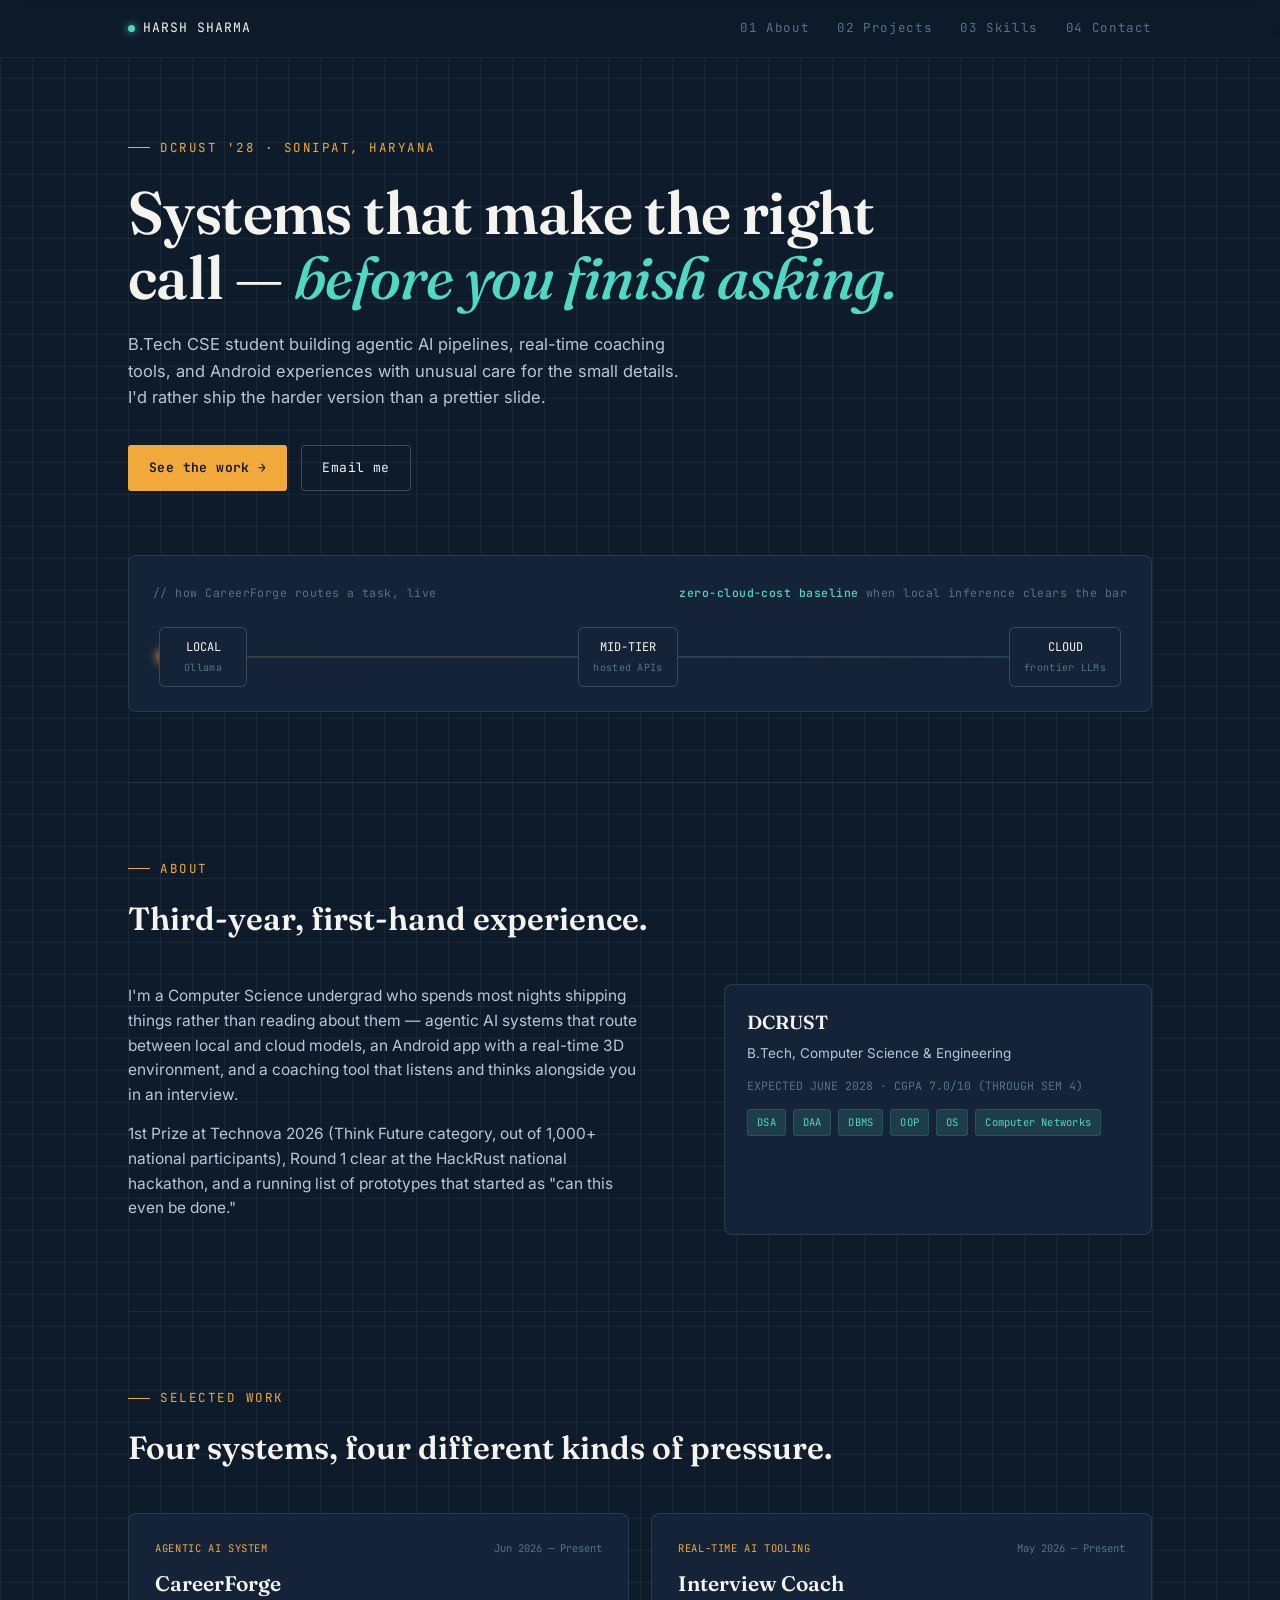
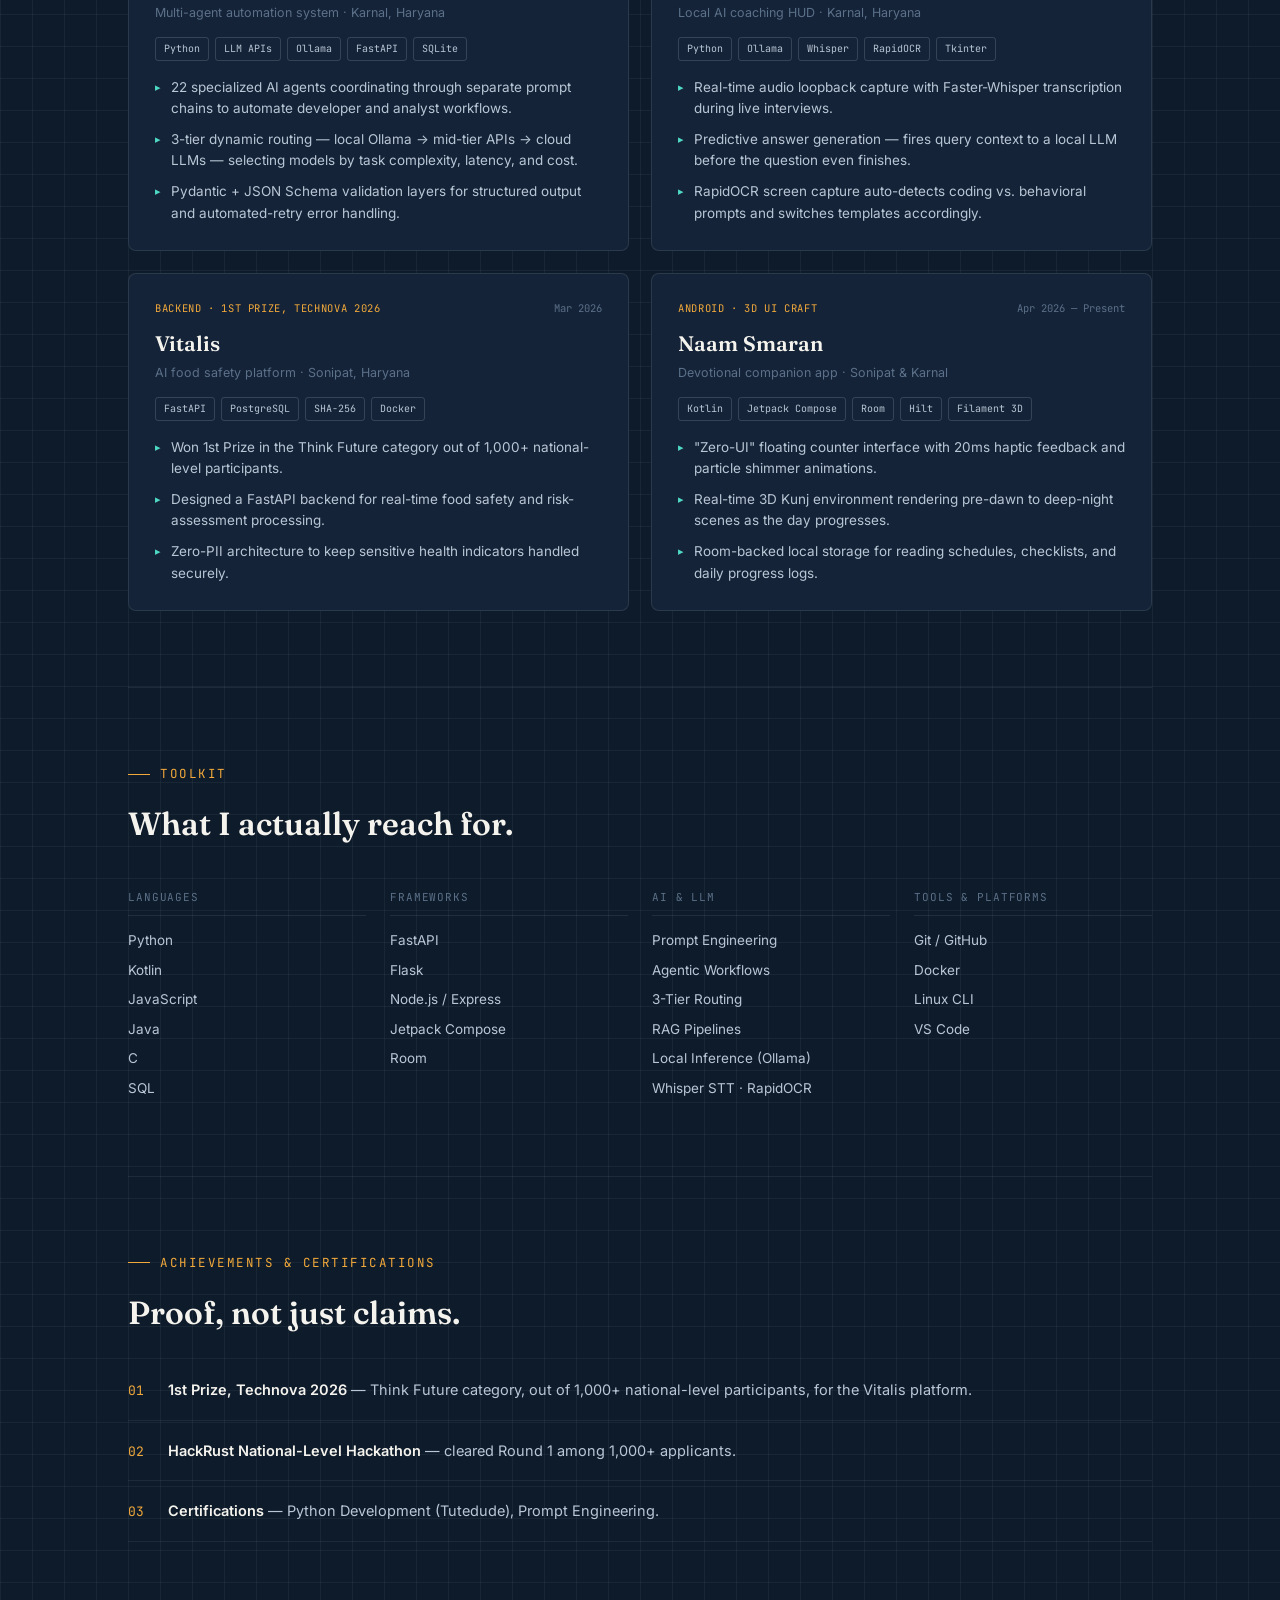
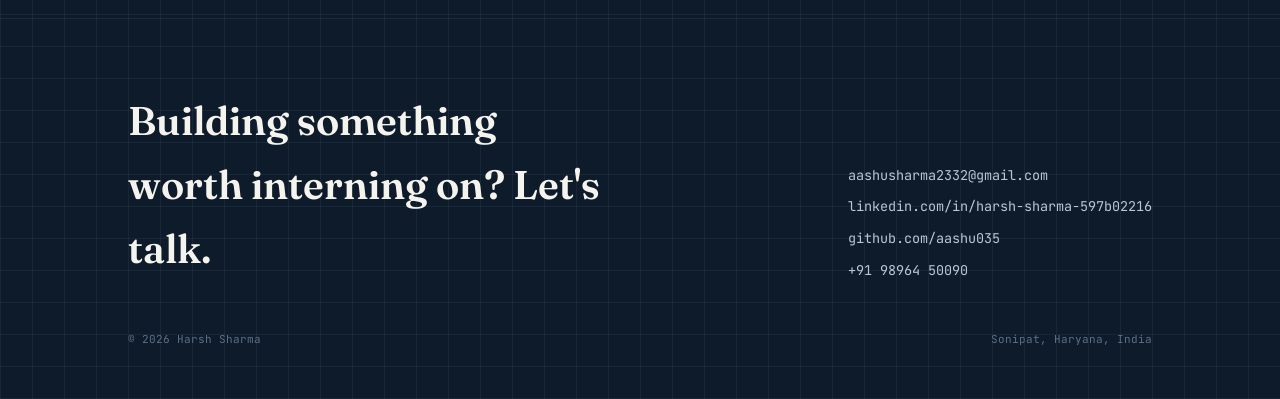
<file: index.html>
<!DOCTYPE html>
<html lang="en">
<head>
<meta charset="UTF-8">
<meta name="viewport" content="width=device-width, initial-scale=1.0">
<title>Harsh Sharma — Portfolio</title>
<link rel="preconnect" href="https://fonts.googleapis.com">
<link rel="preconnect" href="https://fonts.gstatic.com" crossorigin>
<link href="https://fonts.googleapis.com/css2?family=Fraunces:opsz,wght@9..144,300;9..144,500;9..144,600;9..144,700&family=JetBrains+Mono:wght@400;500;600&family=Inter:wght@400;500;600&display=swap" rel="stylesheet">
<style>
  :root{
    --ink:#0E1B2A;
    --ink-2:#142337;
    --ink-3:#0B1522;
    --grid-line: rgba(201,214,227,0.06);
    --paper:#C9D6E3;
    --text-hi:#F5F3EE;
    --text-body:#B9C6D6;
    --text-dim:#5B7089;
    --amber:#F2A93B;
    --amber-dim: rgba(242,169,59,0.15);
    --teal:#4FD8C4;
    --teal-dim: rgba(79,216,196,0.15);
    --font-display:'Fraunces', serif;
    --font-mono:'JetBrains Mono', monospace;
    --font-body:'Inter', sans-serif;
    --maxw: 1080px;
  }
  *{box-sizing:border-box; margin:0; padding:0;}
  html{scroll-behavior:smooth;}
  body{
    background:
      repeating-linear-gradient(0deg, var(--grid-line) 0px, var(--grid-line) 1px, transparent 1px, transparent 32px),
      repeating-linear-gradient(90deg, var(--grid-line) 0px, var(--grid-line) 1px, transparent 1px, transparent 32px),
      var(--ink);
    color:var(--text-body);
    font-family:var(--font-body);
    line-height:1.6;
    -webkit-font-smoothing:antialiased;
  }
  a{color:inherit; text-decoration:none;}
  :focus-visible{outline:2px solid var(--amber); outline-offset:3px; border-radius:2px;}
  .wrap{max-width:var(--maxw); margin:0 auto; padding:0 28px;}
  ::selection{background:var(--amber); color:var(--ink);}

  /* ---------- NAV ---------- */
  header.nav{
    position:sticky; top:0; z-index:50;
    background:rgba(14,27,42,0.85);
    backdrop-filter: blur(10px);
    border-bottom:1px solid rgba(201,214,227,0.08);
  }
  .nav-inner{
    max-width:var(--maxw); margin:0 auto; padding:18px 28px;
    display:flex; align-items:center; justify-content:space-between;
  }
  .nav-mark{
    font-family:var(--font-mono); font-size:13px; letter-spacing:0.08em;
    color:var(--text-hi); display:flex; align-items:center; gap:8px;
  }
  .nav-mark .dot{width:7px; height:7px; border-radius:50%; background:var(--teal); box-shadow:0 0 8px var(--teal);}
  .nav-links{display:flex; gap:28px; font-family:var(--font-mono); font-size:12.5px; letter-spacing:0.05em;}
  .nav-links a{color:var(--text-dim); transition:color .2s;}
  .nav-links a:hover{color:var(--amber);}
  @media (max-width:640px){ .nav-links{gap:16px;} .nav-links span.lbl{display:none;} }

  /* ---------- HERO ---------- */
  .hero{padding:100px 0 70px;}
  .eyebrow{
    font-family:var(--font-mono); font-size:12.5px; letter-spacing:0.12em;
    color:var(--amber); margin-bottom:22px; display:flex; align-items:center; gap:10px;
  }
  .eyebrow::before{content:''; width:22px; height:1px; background:var(--amber);}
  h1.headline{
    font-family:var(--font-display); font-weight:600; font-optical-sizing:auto;
    font-size:clamp(34px, 5.4vw, 60px); line-height:1.08; letter-spacing:-0.01em;
    color:var(--text-hi); max-width:820px;
  }
  .headline em{font-style:italic; color:var(--teal); font-weight:500;}
  .sub{
    margin-top:22px; max-width:560px; font-size:16.5px; color:var(--text-body);
  }
  .hero-cta{display:flex; gap:14px; margin-top:34px; flex-wrap:wrap;}
  .btn{
    font-family:var(--font-mono); font-size:13px; letter-spacing:0.03em;
    padding:12px 20px; border-radius:3px; border:1px solid transparent;
    display:inline-flex; align-items:center; gap:8px; transition:all .2s;
  }
  .btn-primary{background:var(--amber); color:var(--ink-3); font-weight:600;}
  .btn-primary:hover{background:#ffc266;}
  .btn-ghost{border-color:rgba(201,214,227,0.25); color:var(--text-hi);}
  .btn-ghost:hover{border-color:var(--teal); color:var(--teal);}

  /* ---------- ROUTING DIAGRAM (signature element) ---------- */
  .diagram{
    margin-top:64px; border:1px solid rgba(201,214,227,0.12); border-radius:8px;
    background:var(--ink-2); padding:28px 24px 22px;
  }
  .diagram-cap{
    font-family:var(--font-mono); font-size:11.5px; color:var(--text-dim); letter-spacing:0.04em;
    margin-bottom:22px; display:flex; justify-content:space-between; flex-wrap:wrap; gap:6px;
  }
  .diagram-cap b{color:var(--teal); font-weight:500;}
  .route-track{
    position:relative; display:flex; justify-content:space-between; align-items:center;
    height:64px; margin:0 6px;
  }
  .route-line{
    position:absolute; top:50%; left:6%; right:6%; height:1px;
    background:linear-gradient(90deg, var(--amber), var(--teal));
    opacity:0.35; transform:translateY(-50%);
  }
  .node{
    position:relative; z-index:2; background:var(--ink-2);
    border:1px solid rgba(201,214,227,0.2); border-radius:6px;
    padding:10px 14px; font-family:var(--font-mono); font-size:12px; text-align:center;
    color:var(--text-hi); min-width:88px;
  }
  .node small{display:block; color:var(--text-dim); font-size:10px; margin-top:3px; letter-spacing:0.03em;}
  .pulse{
    position:absolute; top:50%; width:9px; height:9px; margin-top:-4.5px;
    border-radius:50%; background:var(--amber); box-shadow:0 0 10px 2px var(--amber);
    animation: travel 4.5s ease-in-out infinite;
  }
  @keyframes travel{
    0%{left:6%; background:var(--amber); box-shadow:0 0 10px 2px var(--amber);}
    45%{left:50%; background:var(--teal); box-shadow:0 0 10px 2px var(--teal); transform:translateX(-50%);}
    50%{left:50%; transform:translateX(-50%);}
    95%{left:94%; background:var(--amber); box-shadow:0 0 10px 2px var(--amber); transform:translateX(-100%);}
    100%{left:94%; transform:translateX(-100%);}
  }
  @media (prefers-reduced-motion: reduce){ .pulse{animation:none; left:50%; transform:translateX(-50%);} }

  /* ---------- SECTIONS ---------- */
  section{padding:76px 0;}
  .section-head{margin-bottom:40px;}
  .section-head .eyebrow{margin-bottom:14px;}
  h2.section-title{
    font-family:var(--font-display); font-weight:600; font-size:clamp(24px,3vw,32px);
    color:var(--text-hi);
  }
  .divider{border:none; border-top:1px solid rgba(201,214,227,0.08);}

  /* about */
  .about-grid{display:grid; grid-template-columns:1.3fr 1fr; gap:40px;}
  @media (max-width:800px){.about-grid{grid-template-columns:1fr;}}
  .about-text p{font-size:15.5px; max-width:520px; margin-bottom:14px;}
  .edu-card{
    border:1px solid rgba(201,214,227,0.12); background:var(--ink-2); border-radius:8px; padding:22px;
  }
  .edu-card .school{font-family:var(--font-display); font-size:19px; color:var(--text-hi); font-weight:600;}
  .edu-card .deg{font-size:13.5px; margin-top:6px; color:var(--text-body);}
  .edu-card .meta{font-family:var(--font-mono); font-size:11.5px; color:var(--text-dim); margin-top:12px;}
  .tags{display:flex; flex-wrap:wrap; gap:7px; margin-top:14px;}
  .tag{
    font-family:var(--font-mono); font-size:10.5px; color:var(--teal);
    border:1px solid var(--teal-dim); background:var(--teal-dim);
    padding:4px 9px; border-radius:3px; letter-spacing:0.02em;
  }

  /* projects */
  .proj-grid{display:grid; grid-template-columns:1fr 1fr; gap:22px;}
  @media (max-width:800px){.proj-grid{grid-template-columns:1fr;}}
  .proj-card{
    border:1px solid rgba(201,214,227,0.12); background:var(--ink-2); border-radius:8px;
    padding:26px; display:flex; flex-direction:column; transition:border-color .2s, transform .2s;
  }
  .proj-card:hover{border-color:rgba(242,169,59,0.4); transform:translateY(-2px);}
  .proj-top{display:flex; justify-content:space-between; align-items:flex-start; gap:10px;}
  .proj-cat{font-family:var(--font-mono); font-size:10.5px; color:var(--amber); letter-spacing:0.06em;}
  .proj-date{font-family:var(--font-mono); font-size:10.5px; color:var(--text-dim); white-space:nowrap;}
  .proj-title{font-family:var(--font-display); font-size:21px; font-weight:600; color:var(--text-hi); margin-top:10px;}
  .proj-loc{font-size:12.5px; color:var(--text-dim); margin-top:2px;}
  .proj-stack{display:flex; flex-wrap:wrap; gap:6px; margin:14px 0 16px;}
  .stack-chip{font-family:var(--font-mono); font-size:10px; color:var(--text-body); border:1px solid rgba(201,214,227,0.18); padding:3px 8px; border-radius:3px;}
  .proj-list{list-style:none; font-size:13.5px; color:var(--text-body); display:flex; flex-direction:column; gap:9px;}
  .proj-list li{padding-left:16px; position:relative;}
  .proj-list li::before{content:'▸'; position:absolute; left:0; color:var(--teal); font-size:11px; top:2px;}

  /* skills */
  .skills-grid{display:grid; grid-template-columns:repeat(4,1fr); gap:24px;}
  @media (max-width:900px){.skills-grid{grid-template-columns:repeat(2,1fr);}}
  @media (max-width:520px){.skills-grid{grid-template-columns:1fr;}}
  .skill-col .skill-head{font-family:var(--font-mono); font-size:11px; color:var(--text-dim); letter-spacing:0.08em; margin-bottom:14px; padding-bottom:8px; border-bottom:1px solid rgba(201,214,227,0.1);}
  .skill-col ul{list-style:none; display:flex; flex-direction:column; gap:8px;}
  .skill-col li{font-size:13.5px; color:var(--text-body);}

  /* achievements */
  .ach-list{display:flex; flex-direction:column; gap:0;}
  .ach-item{
    display:flex; gap:20px; align-items:baseline; padding:18px 0;
    border-bottom:1px solid rgba(201,214,227,0.08);
  }
  .ach-item:first-child{padding-top:0;}
  .ach-mark{font-family:var(--font-mono); color:var(--amber); font-size:13px; width:20px; flex-shrink:0;}
  .ach-text{font-size:14.5px; color:var(--text-body);}
  .ach-text b{color:var(--text-hi); font-weight:600;}

  /* contact / footer */
  footer{padding:70px 0 50px; border-top:1px solid rgba(201,214,227,0.08);}
  .contact-wrap{display:flex; justify-content:space-between; align-items:flex-end; flex-wrap:wrap; gap:30px;}
  .contact-head{font-family:var(--font-display); font-size:clamp(26px,4vw,40px); color:var(--text-hi); font-weight:600; max-width:480px;}
  .contact-links{display:flex; flex-direction:column; gap:10px; font-family:var(--font-mono); font-size:13.5px;}
  .contact-links a{color:var(--text-body); transition:color .2s;}
  .contact-links a:hover{color:var(--teal);}
  .foot-note{margin-top:50px; font-family:var(--font-mono); font-size:11px; color:var(--text-dim); display:flex; justify-content:space-between; flex-wrap:wrap; gap:10px;}

  .reveal{opacity:0; transform:translateY(14px); transition:opacity .6s ease, transform .6s ease;}
  .reveal.in{opacity:1; transform:translateY(0);}
  @media (prefers-reduced-motion: reduce){ .reveal{opacity:1; transform:none; transition:none;} }
</style>
</head>
<body>

<header class="nav">
  <div class="nav-inner">
    <div class="nav-mark"><span class="dot"></span>HARSH SHARMA</div>
    <nav class="nav-links">
      <a href="#about"><span class="lbl">01</span> About</a>
      <a href="#projects"><span class="lbl">02</span> Projects</a>
      <a href="#skills"><span class="lbl">03</span> Skills</a>
      <a href="#contact"><span class="lbl">04</span> Contact</a>
    </nav>
  </div>
</header>

<main class="wrap">

  <!-- HERO -->
  <section class="hero" style="padding-top:80px;">
    <div class="eyebrow">DCRUST '28 · SONIPAT, HARYANA</div>
    <h1 class="headline">Systems that make the right call — <em>before you finish asking.</em></h1>
    <p class="sub">B.Tech CSE student building agentic AI pipelines, real-time coaching tools, and Android experiences with unusual care for the small details. I'd rather ship the harder version than a prettier slide.</p>
    <div class="hero-cta">
      <a class="btn btn-primary" href="#projects">See the work →</a>
      <a class="btn btn-ghost" href="mailto:aashusharma2332@gmail.com">Email me</a>
    </div>

    <div class="diagram reveal">
      <div class="diagram-cap">
        <span>// how CareerForge routes a task, live</span>
        <span><b>zero-cloud-cost baseline</b> when local inference clears the bar</span>
      </div>
      <div class="route-track">
        <div class="route-line"></div>
        <div class="node">LOCAL<small>Ollama</small></div>
        <div class="node">MID-TIER<small>hosted APIs</small></div>
        <div class="node">CLOUD<small>frontier LLMs</small></div>
        <div class="pulse"></div>
      </div>
    </div>
  </section>

  <hr class="divider">

  <!-- ABOUT -->
  <section id="about">
    <div class="section-head reveal">
      <div class="eyebrow">ABOUT</div>
      <h2 class="section-title">Third-year, first-hand experience.</h2>
    </div>
    <div class="about-grid">
      <div class="about-text reveal">
        <p>I'm a Computer Science undergrad who spends most nights shipping things rather than reading about them — agentic AI systems that route between local and cloud models, an Android app with a real-time 3D environment, and a coaching tool that listens and thinks alongside you in an interview.</p>
        <p>1st Prize at Technova 2026 (Think Future category, out of 1,000+ national participants), Round 1 clear at the HackRust national hackathon, and a running list of prototypes that started as "can this even be done."</p>
      </div>
      <div class="edu-card reveal">
        <div class="school">DCRUST</div>
        <div class="deg">B.Tech, Computer Science &amp; Engineering</div>
        <div class="meta">EXPECTED JUNE 2028 · CGPA 7.0/10 (THROUGH SEM 4)</div>
        <div class="tags">
          <span class="tag">DSA</span>
          <span class="tag">DAA</span>
          <span class="tag">DBMS</span>
          <span class="tag">OOP</span>
          <span class="tag">OS</span>
          <span class="tag">Computer Networks</span>
        </div>
      </div>
    </div>
  </section>

  <hr class="divider">

  <!-- PROJECTS -->
  <section id="projects">
    <div class="section-head reveal">
      <div class="eyebrow">SELECTED WORK</div>
      <h2 class="section-title">Four systems, four different kinds of pressure.</h2>
    </div>
    <div class="proj-grid">

      <div class="proj-card reveal">
        <div class="proj-top">
          <span class="proj-cat">AGENTIC AI SYSTEM</span>
          <span class="proj-date">Jun 2026 — Present</span>
        </div>
        <div class="proj-title">CareerForge</div>
        <div class="proj-loc">Multi-agent automation system · Karnal, Haryana</div>
        <div class="proj-stack">
          <span class="stack-chip">Python</span><span class="stack-chip">LLM APIs</span>
          <span class="stack-chip">Ollama</span><span class="stack-chip">FastAPI</span><span class="stack-chip">SQLite</span>
        </div>
        <ul class="proj-list">
          <li>22 specialized AI agents coordinating through separate prompt chains to automate developer and analyst workflows.</li>
          <li>3-tier dynamic routing — local Ollama → mid-tier APIs → cloud LLMs — selecting models by task complexity, latency, and cost.</li>
          <li>Pydantic + JSON Schema validation layers for structured output and automated-retry error handling.</li>
        </ul>
      </div>

      <div class="proj-card reveal">
        <div class="proj-top">
          <span class="proj-cat">REAL-TIME AI TOOLING</span>
          <span class="proj-date">May 2026 — Present</span>
        </div>
        <div class="proj-title">Interview Coach</div>
        <div class="proj-loc">Local AI coaching HUD · Karnal, Haryana</div>
        <div class="proj-stack">
          <span class="stack-chip">Python</span><span class="stack-chip">Ollama</span>
          <span class="stack-chip">Whisper</span><span class="stack-chip">RapidOCR</span><span class="stack-chip">Tkinter</span>
        </div>
        <ul class="proj-list">
          <li>Real-time audio loopback capture with Faster-Whisper transcription during live interviews.</li>
          <li>Predictive answer generation — fires query context to a local LLM before the question even finishes.</li>
          <li>RapidOCR screen capture auto-detects coding vs. behavioral prompts and switches templates accordingly.</li>
        </ul>
      </div>

      <div class="proj-card reveal">
        <div class="proj-top">
          <span class="proj-cat">BACKEND · 1ST PRIZE, TECHNOVA 2026</span>
          <span class="proj-date">Mar 2026</span>
        </div>
        <div class="proj-title">Vitalis</div>
        <div class="proj-loc">AI food safety platform · Sonipat, Haryana</div>
        <div class="proj-stack">
          <span class="stack-chip">FastAPI</span><span class="stack-chip">PostgreSQL</span>
          <span class="stack-chip">SHA-256</span><span class="stack-chip">Docker</span>
        </div>
        <ul class="proj-list">
          <li>Won 1st Prize in the Think Future category out of 1,000+ national-level participants.</li>
          <li>Designed a FastAPI backend for real-time food safety and risk-assessment processing.</li>
          <li>Zero-PII architecture to keep sensitive health indicators handled securely.</li>
        </ul>
      </div>

      <div class="proj-card reveal">
        <div class="proj-top">
          <span class="proj-cat">ANDROID · 3D UI CRAFT</span>
          <span class="proj-date">Apr 2026 — Present</span>
        </div>
        <div class="proj-title">Naam Smaran</div>
        <div class="proj-loc">Devotional companion app · Sonipat &amp; Karnal</div>
        <div class="proj-stack">
          <span class="stack-chip">Kotlin</span><span class="stack-chip">Jetpack Compose</span>
          <span class="stack-chip">Room</span><span class="stack-chip">Hilt</span><span class="stack-chip">Filament 3D</span>
        </div>
        <ul class="proj-list">
          <li>"Zero-UI" floating counter interface with 20ms haptic feedback and particle shimmer animations.</li>
          <li>Real-time 3D Kunj environment rendering pre-dawn to deep-night scenes as the day progresses.</li>
          <li>Room-backed local storage for reading schedules, checklists, and daily progress logs.</li>
        </ul>
      </div>

    </div>
  </section>

  <hr class="divider">

  <!-- SKILLS -->
  <section id="skills">
    <div class="section-head reveal">
      <div class="eyebrow">TOOLKIT</div>
      <h2 class="section-title">What I actually reach for.</h2>
    </div>
    <div class="skills-grid">
      <div class="skill-col reveal">
        <div class="skill-head">LANGUAGES</div>
        <ul><li>Python</li><li>Kotlin</li><li>JavaScript</li><li>Java</li><li>C</li><li>SQL</li></ul>
      </div>
      <div class="skill-col reveal">
        <div class="skill-head">FRAMEWORKS</div>
        <ul><li>FastAPI</li><li>Flask</li><li>Node.js / Express</li><li>Jetpack Compose</li><li>Room</li></ul>
      </div>
      <div class="skill-col reveal">
        <div class="skill-head">AI &amp; LLM</div>
        <ul><li>Prompt Engineering</li><li>Agentic Workflows</li><li>3-Tier Routing</li><li>RAG Pipelines</li><li>Local Inference (Ollama)</li><li>Whisper STT · RapidOCR</li></ul>
      </div>
      <div class="skill-col reveal">
        <div class="skill-head">TOOLS &amp; PLATFORMS</div>
        <ul><li>Git / GitHub</li><li>Docker</li><li>Linux CLI</li><li>VS Code</li></ul>
      </div>
    </div>
  </section>

  <hr class="divider">

  <!-- ACHIEVEMENTS -->
  <section id="achievements">
    <div class="section-head reveal">
      <div class="eyebrow">ACHIEVEMENTS &amp; CERTIFICATIONS</div>
      <h2 class="section-title">Proof, not just claims.</h2>
    </div>
    <div class="ach-list">
      <div class="ach-item reveal">
        <span class="ach-mark">01</span>
        <span class="ach-text"><b>1st Prize, Technova 2026</b> — Think Future category, out of 1,000+ national-level participants, for the Vitalis platform.</span>
      </div>
      <div class="ach-item reveal">
        <span class="ach-mark">02</span>
        <span class="ach-text"><b>HackRust National-Level Hackathon</b> — cleared Round 1 among 1,000+ applicants.</span>
      </div>
      <div class="ach-item reveal">
        <span class="ach-mark">03</span>
        <span class="ach-text"><b>Certifications</b> — Python Development (Tutedude), Prompt Engineering.</span>
      </div>
    </div>
  </section>

</main>

<footer id="contact">
  <div class="wrap">
    <div class="contact-wrap">
      <div class="contact-head reveal">Building something worth interning on? Let's talk.</div>
      <div class="contact-links reveal">
        <a href="mailto:aashusharma2332@gmail.com">aashusharma2332@gmail.com</a>
        <a href="https://linkedin.com/in/harsh-sharma-597b02216" target="_blank" rel="noopener">linkedin.com/in/harsh-sharma-597b02216</a>
        <a href="https://github.com/aashu035" target="_blank" rel="noopener">github.com/aashu035</a>
        <a href="tel:+919896450090">+91 98964 50090</a>
      </div>
    </div>
    <div class="foot-note">
      <span>© 2026 Harsh Sharma</span>
      <span>Sonipat, Haryana, India</span>
    </div>
  </div>
</footer>

<script>
  const io = new IntersectionObserver((entries)=>{
    entries.forEach(e=>{ if(e.isIntersecting){ e.target.classList.add('in'); io.unobserve(e.target); } });
  }, {threshold:0.12});
  document.querySelectorAll('.reveal').forEach(el=>io.observe(el));
</script>

</body>
</html>
</file>
